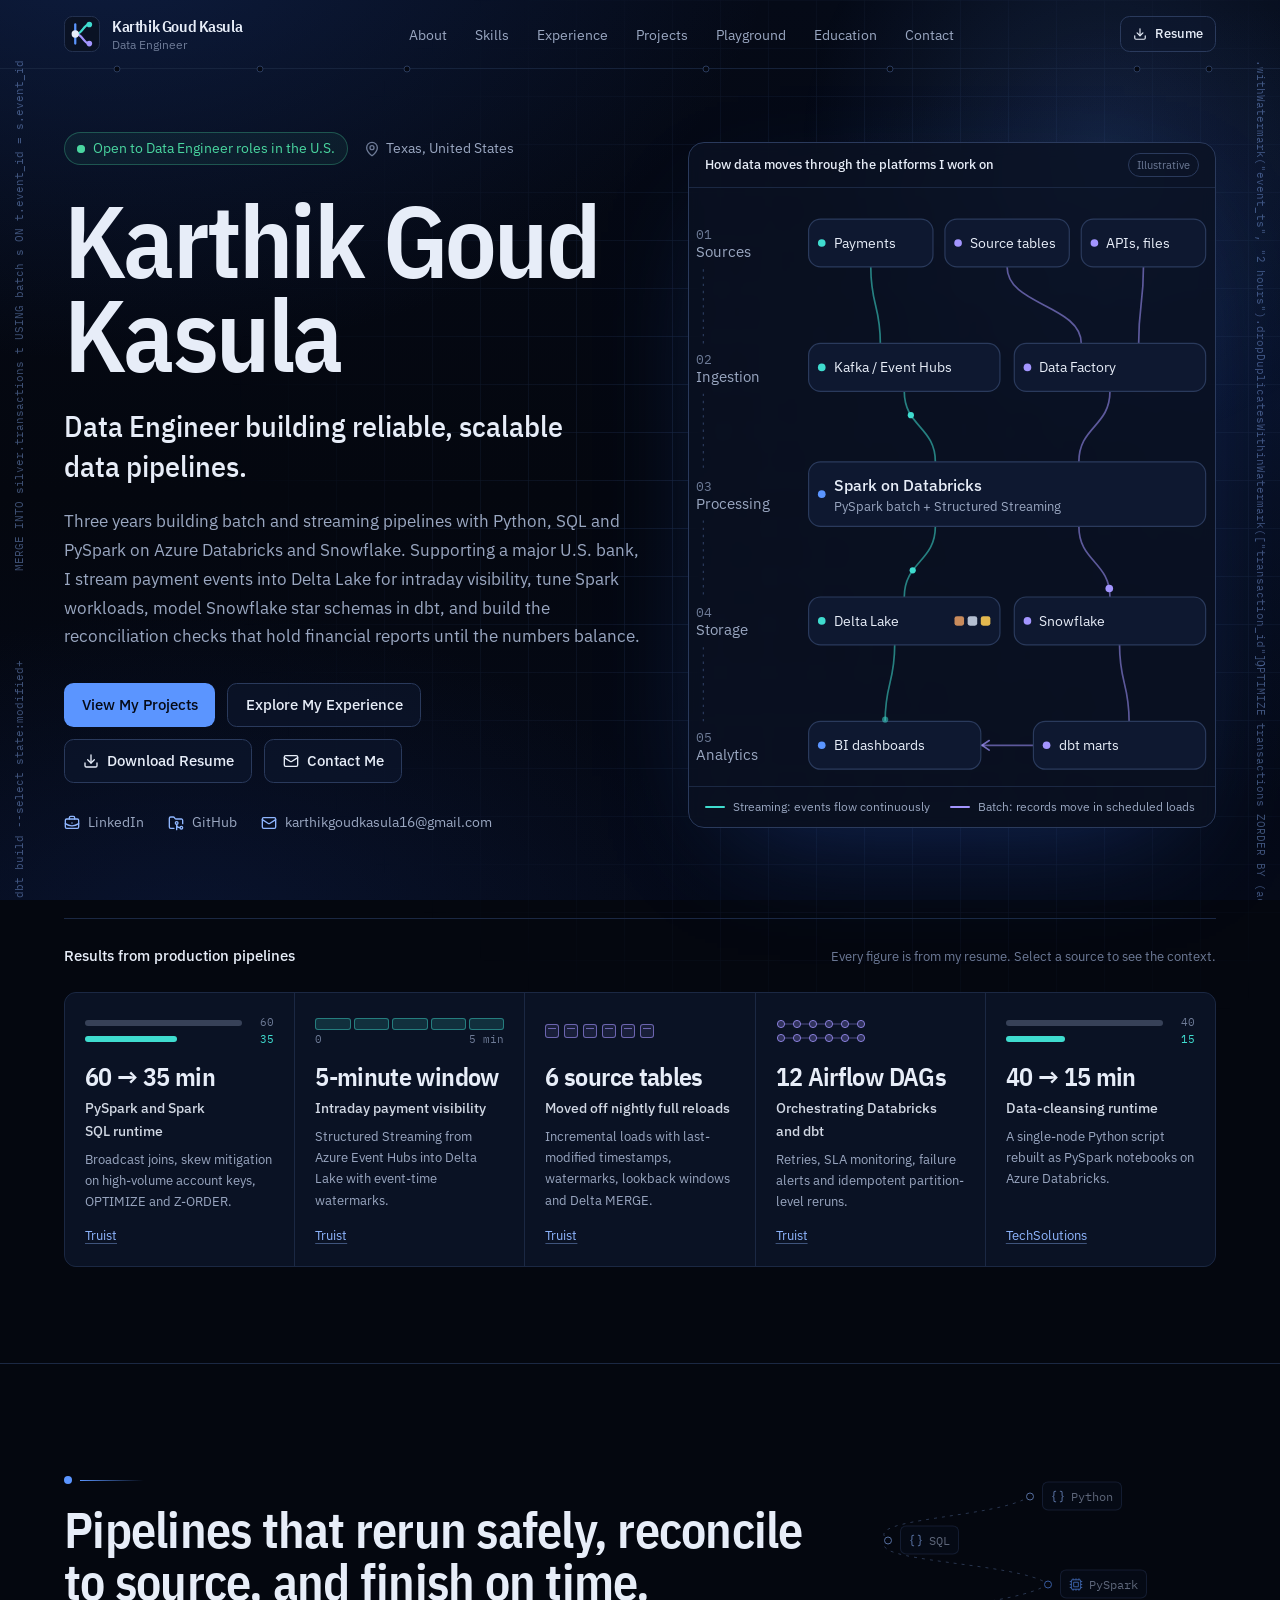
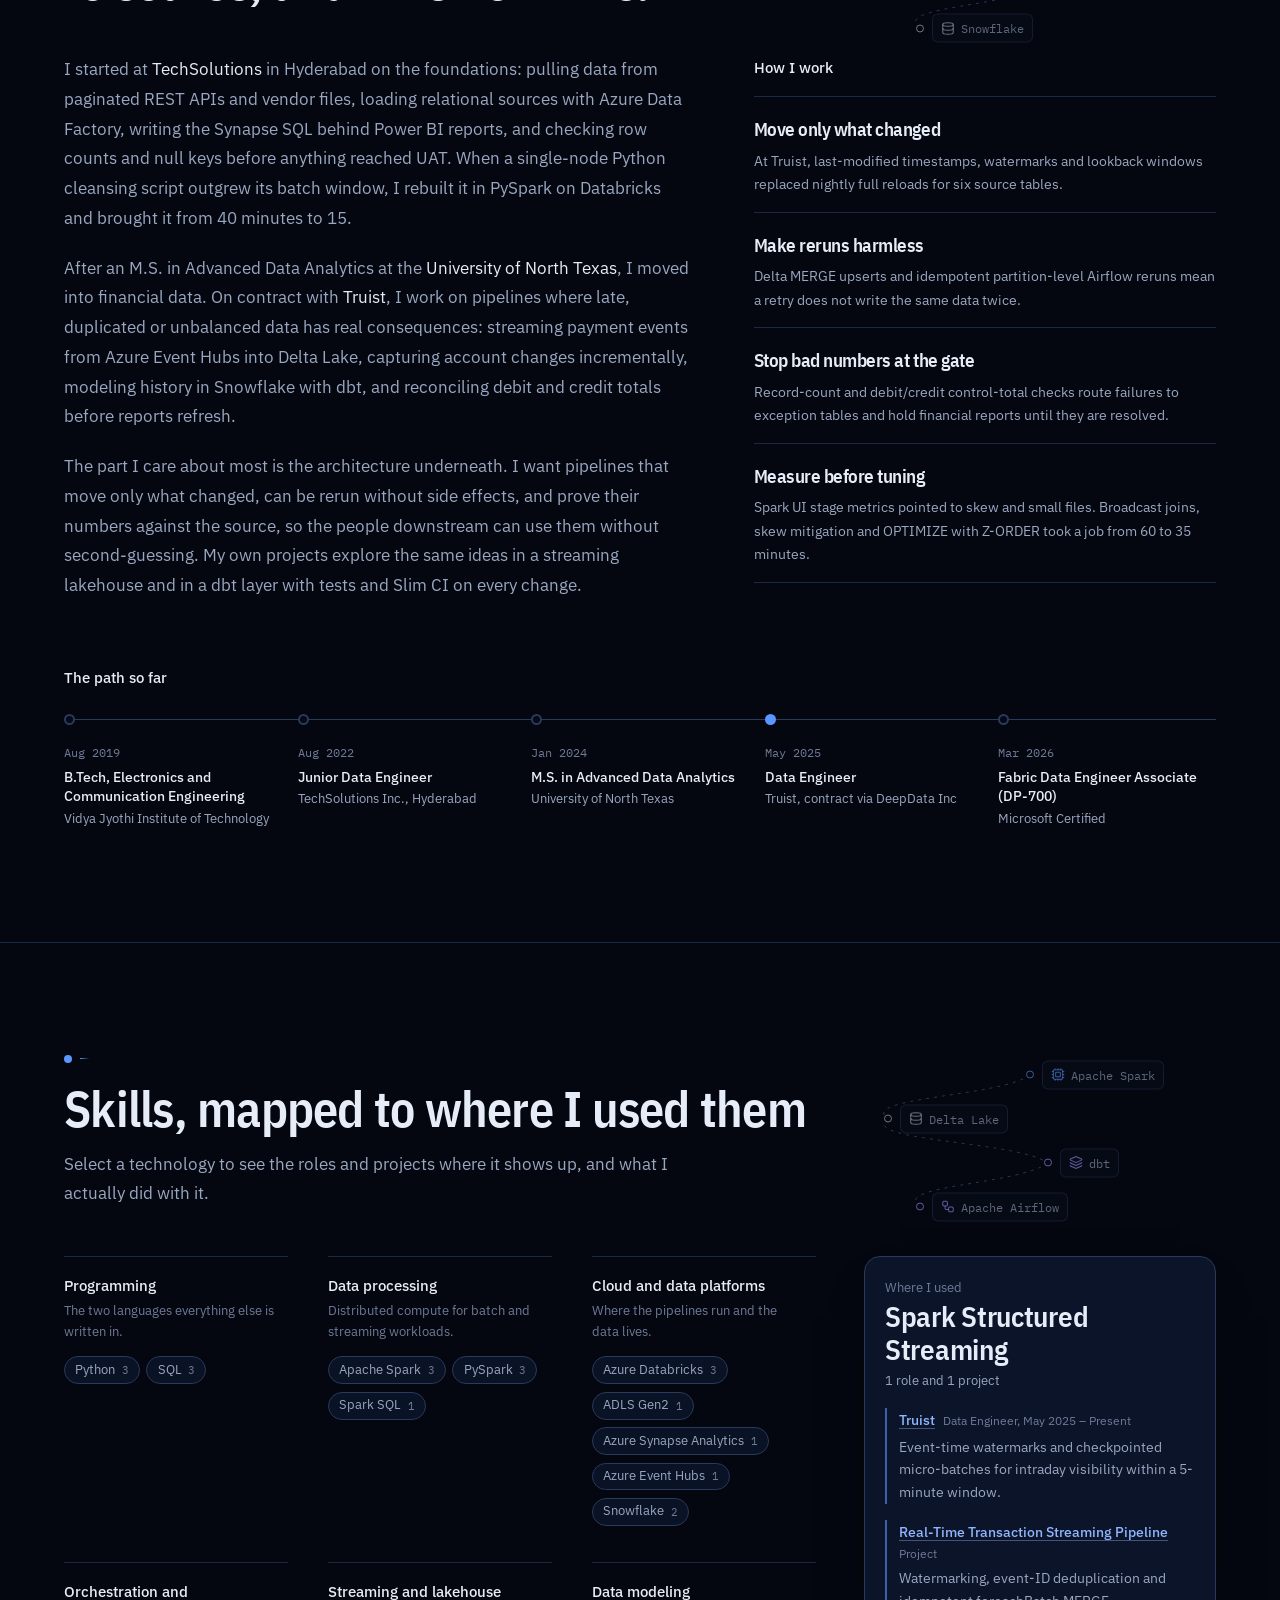
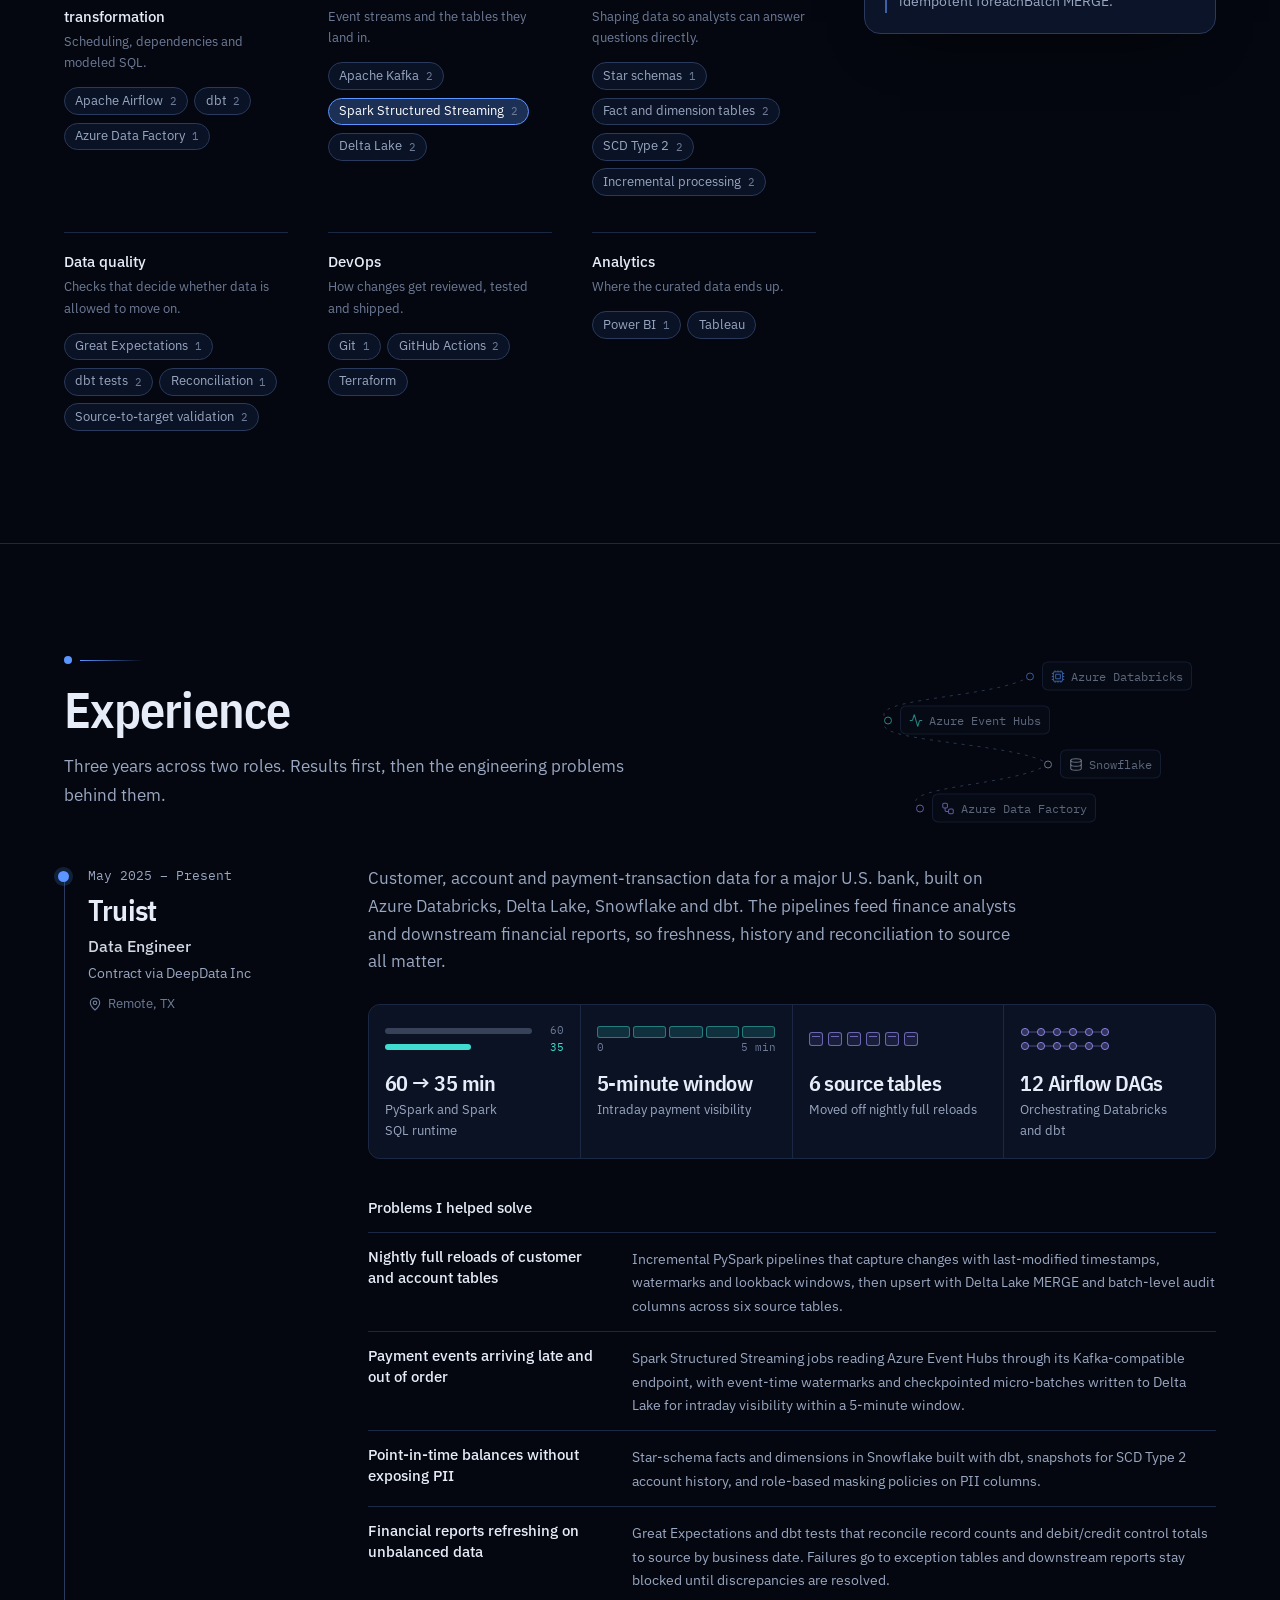
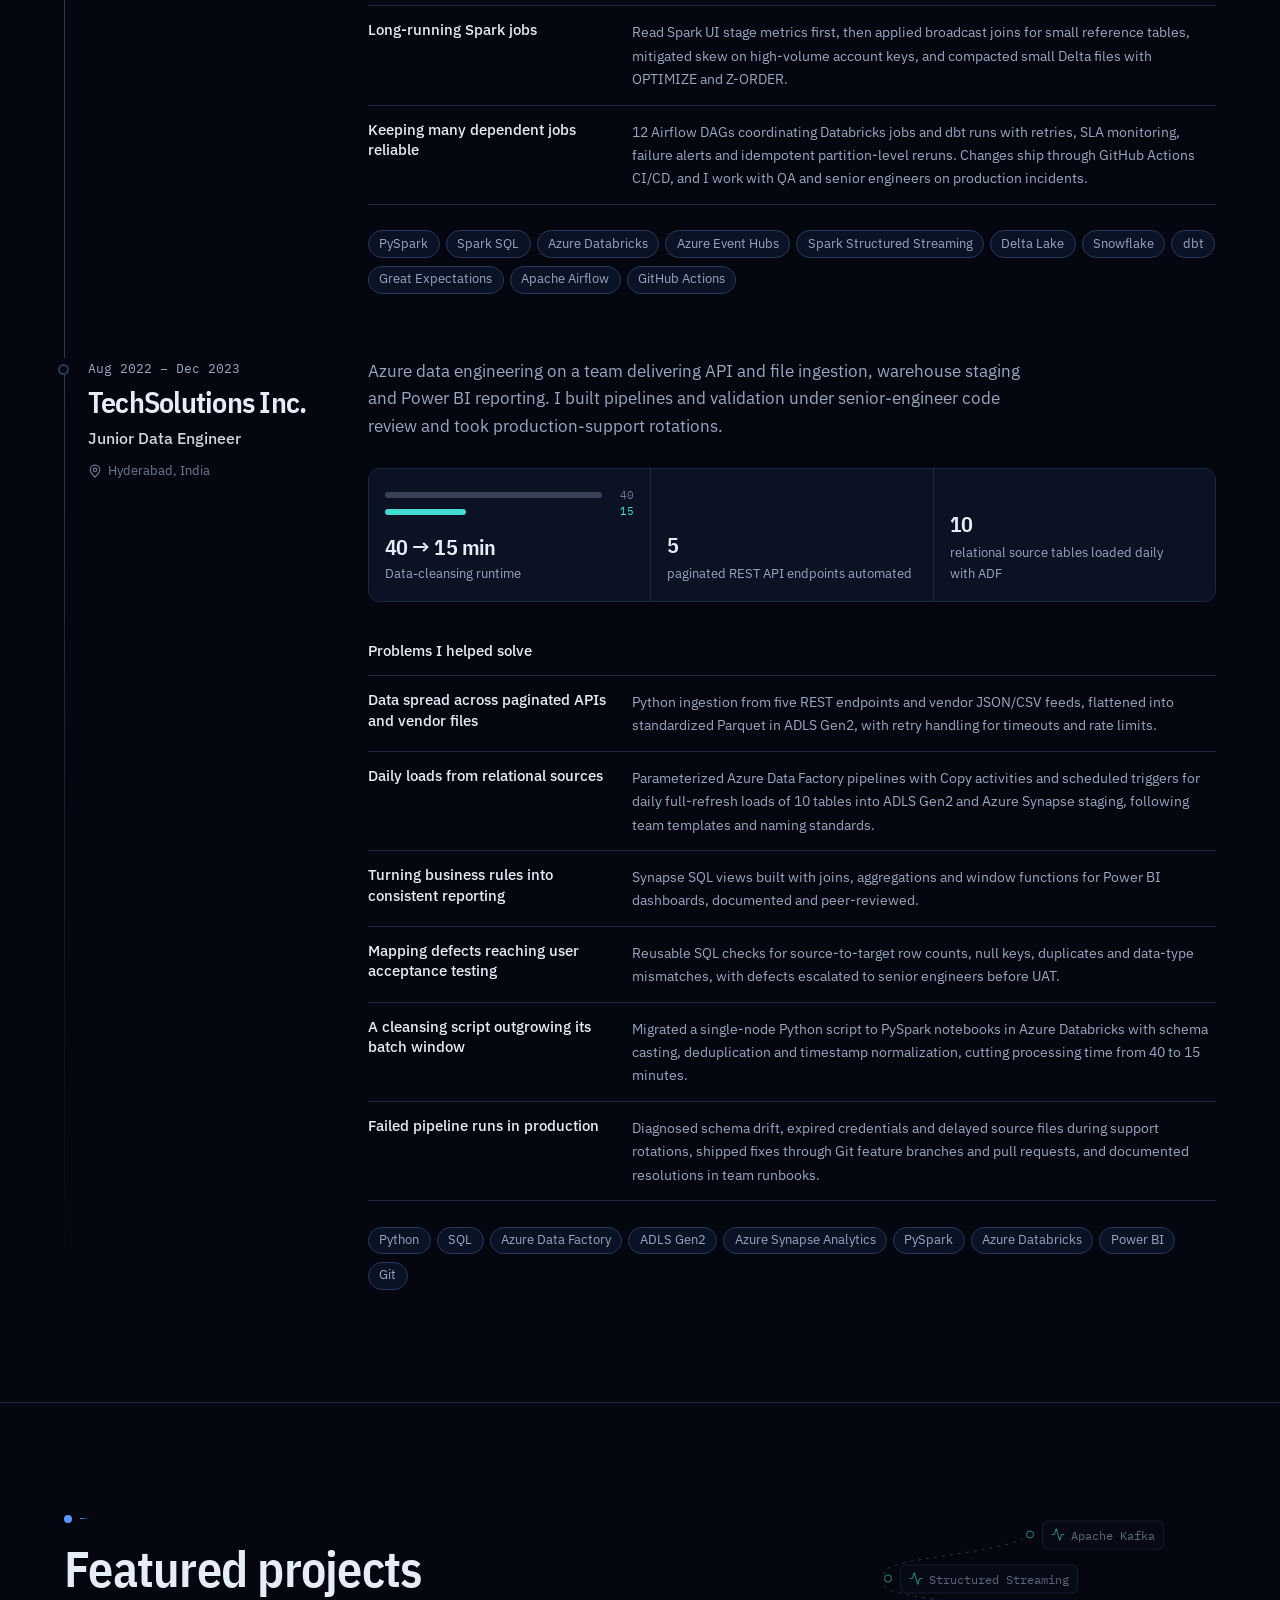
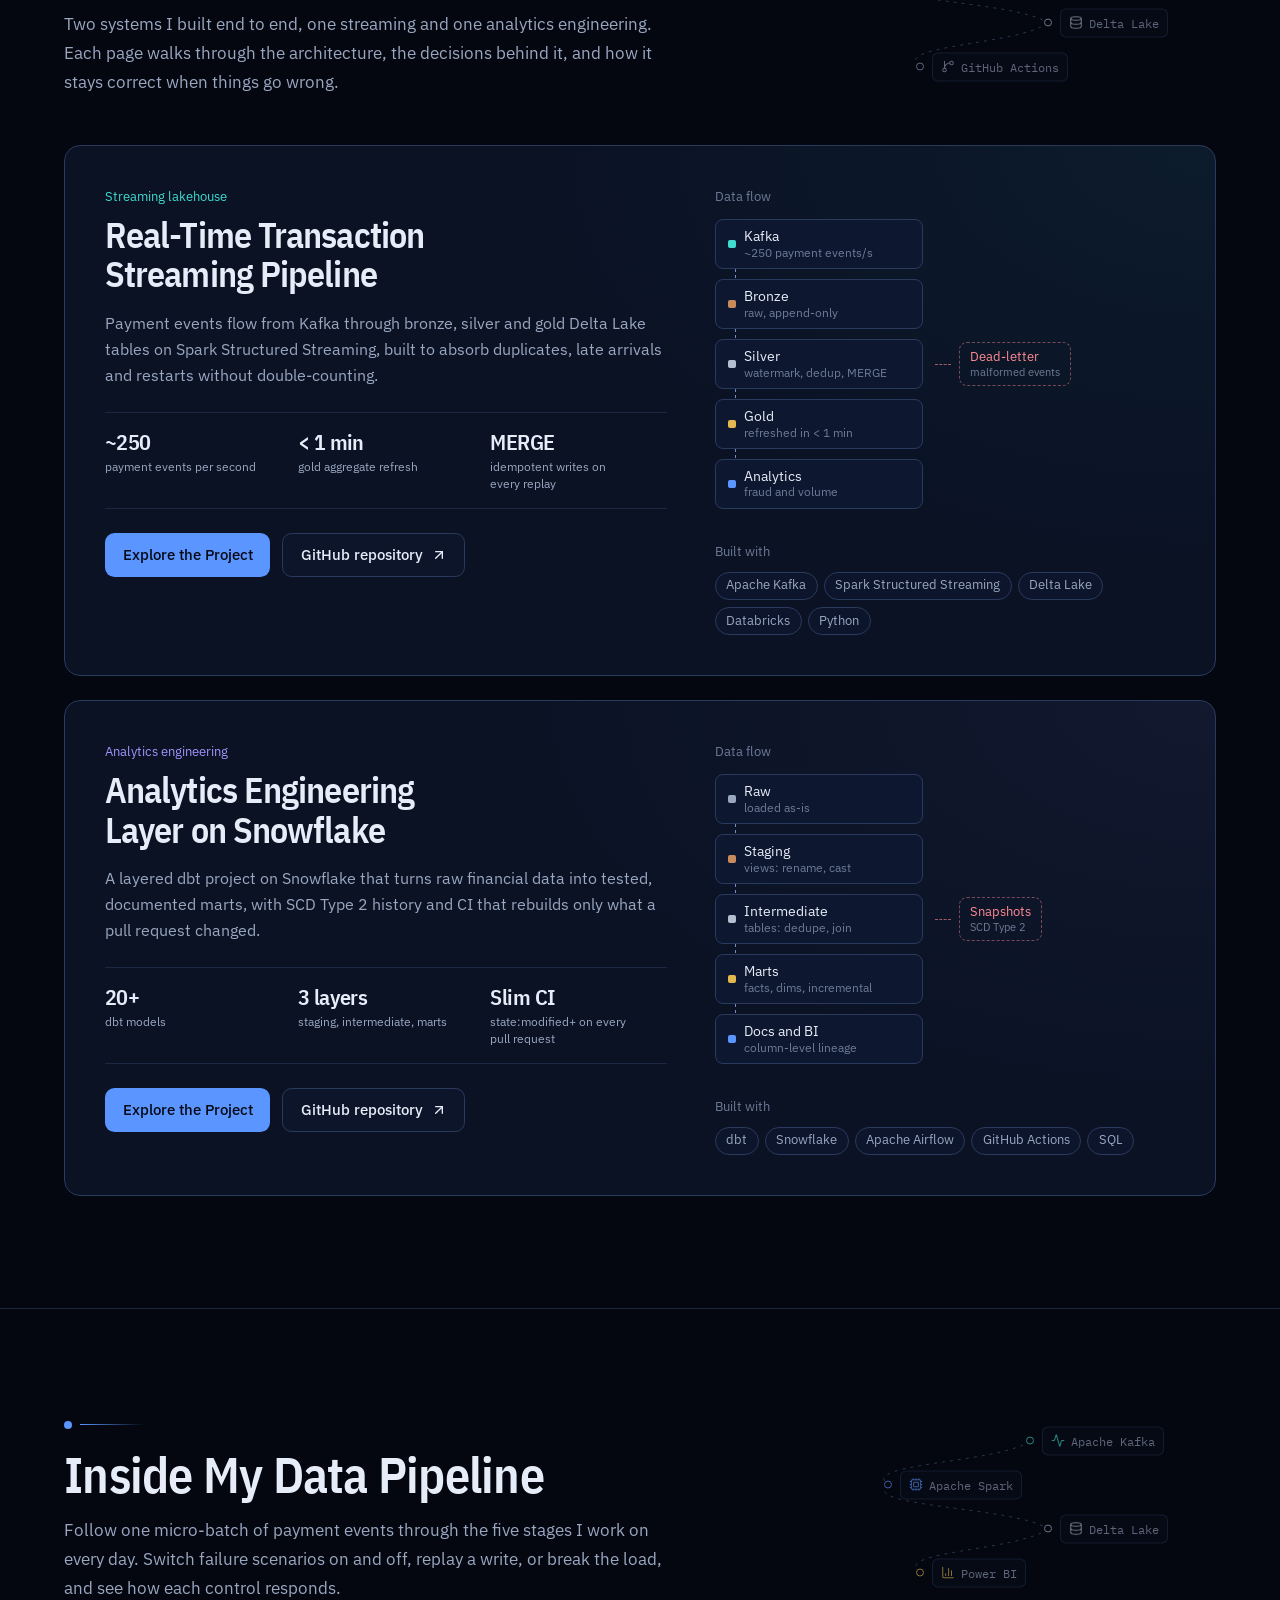
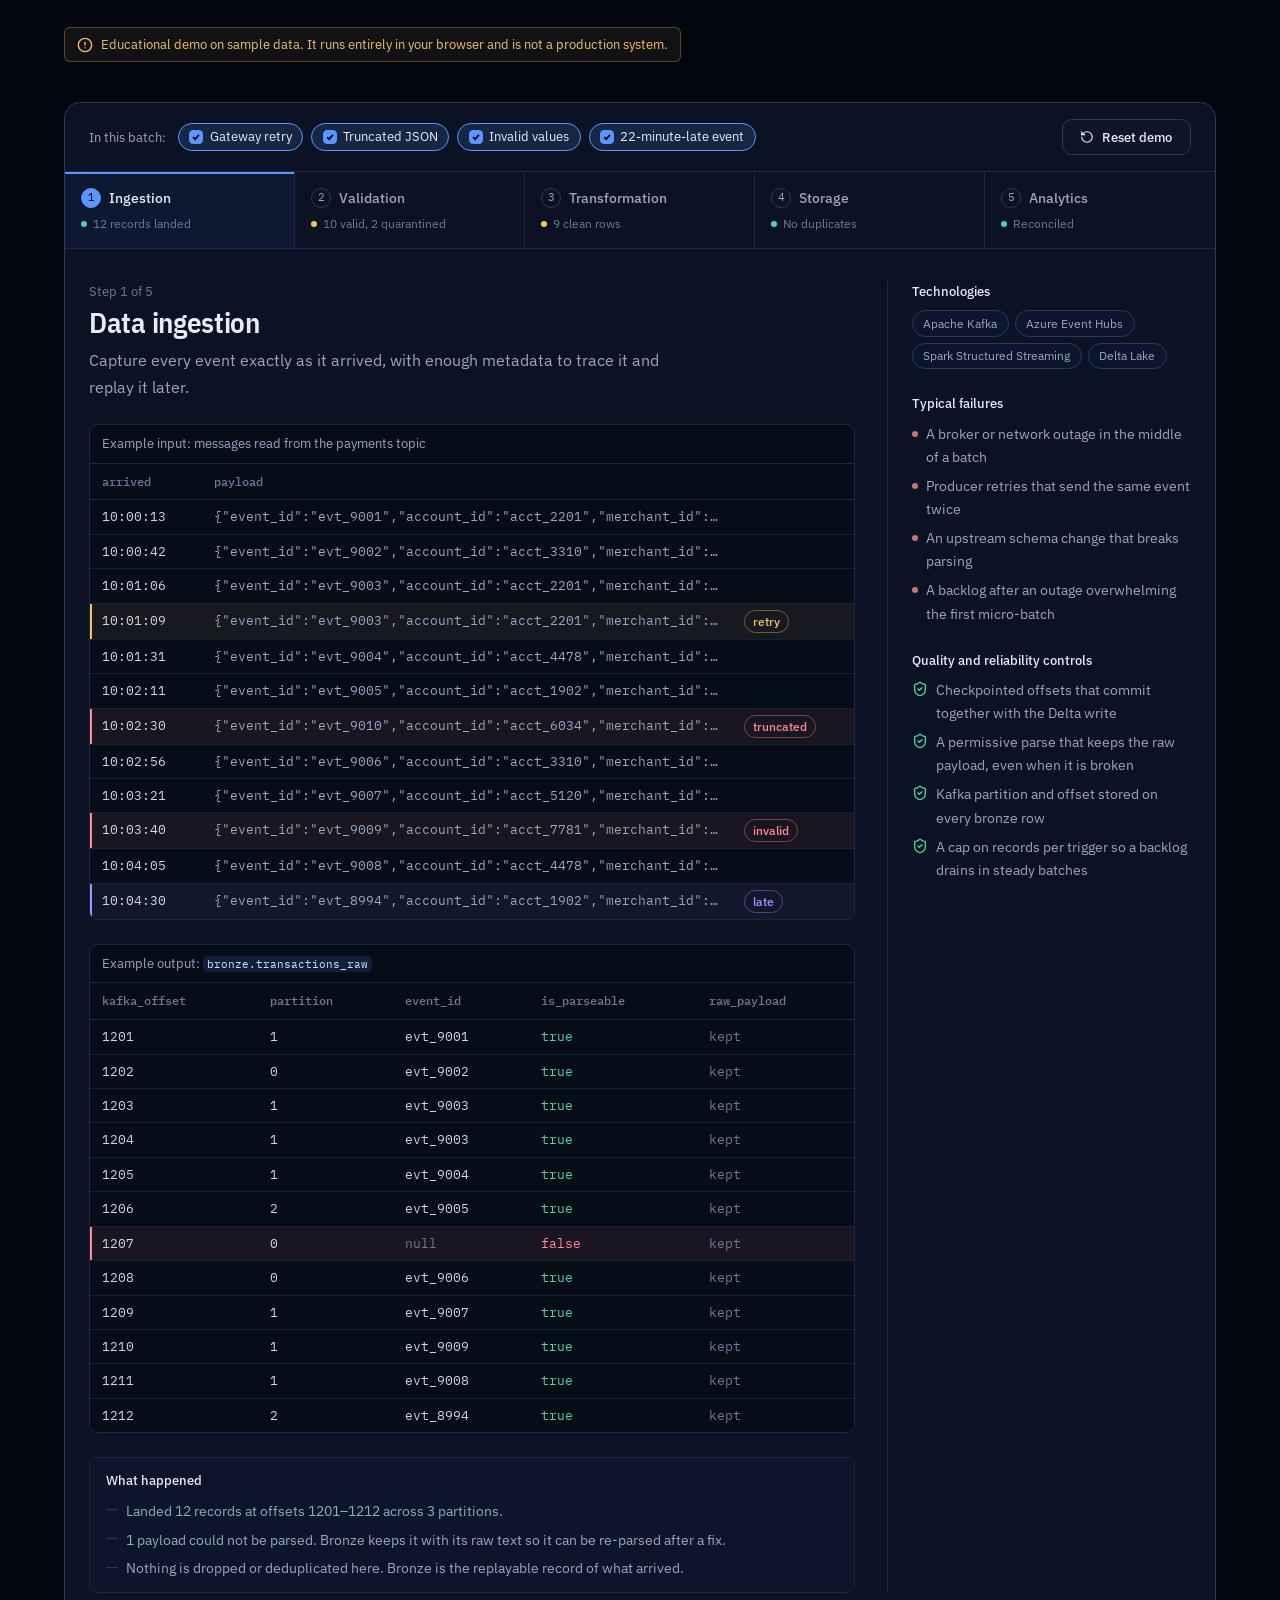
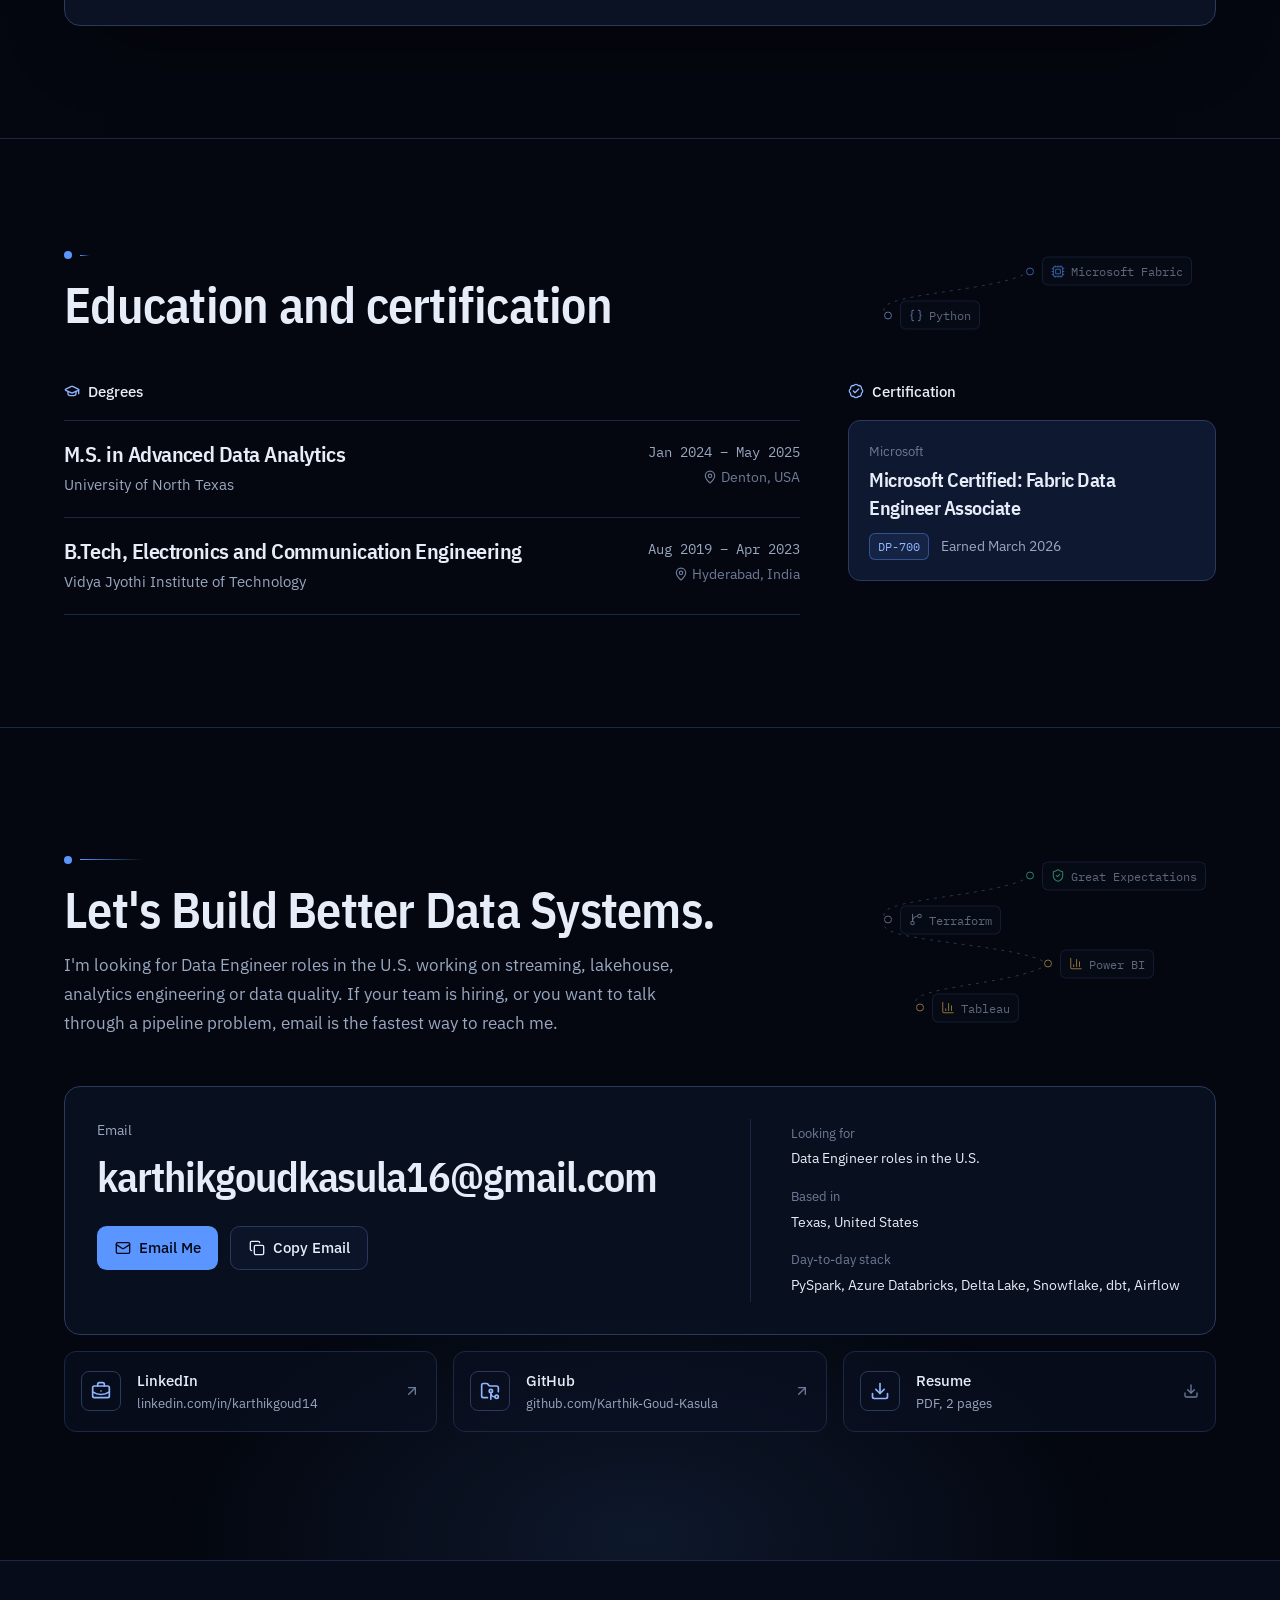
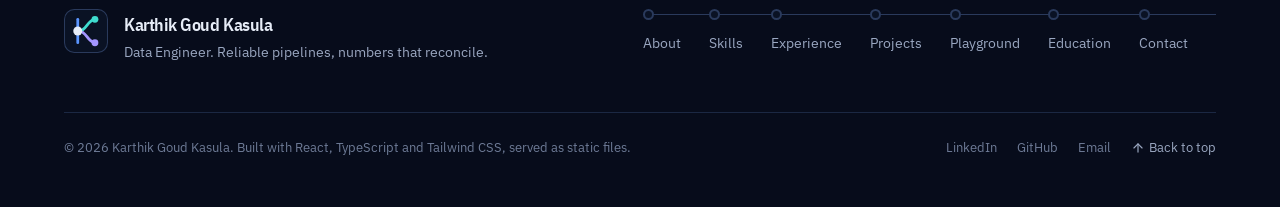
<file: index.html>
<!doctype html>
<html lang="en">
  <head>
    <meta charset="UTF-8" />
    <meta name="viewport" content="width=device-width, initial-scale=1.0, viewport-fit=cover" />
    <title>Karthik Goud Kasula — Data Engineer</title>
    <meta
      name="description"
      content="Data Engineer with 3 years of experience building batch and streaming pipelines on Azure Databricks, Snowflake, dbt and Airflow. Experience, projects and an interactive pipeline walkthrough."
    />
    <meta name="author" content="Karthik Goud Kasula" />
    <meta name="theme-color" content="#060b18" />
    <meta name="color-scheme" content="dark" />
    <link rel="canonical" href="https://karthik-goud-kasula.github.io/" />

    <meta property="og:type" content="website" />
    <meta property="og:site_name" content="Karthik Goud Kasula" />
    <meta property="og:title" content="Karthik Goud Kasula — Data Engineer" />
    <meta
      property="og:description"
      content="Batch and streaming pipelines on Azure Databricks, Delta Lake, Snowflake and dbt. Spark tuning, data quality and reconciliation for financial data."
    />
    <meta property="og:url" content="https://karthik-goud-kasula.github.io/" />
    <meta property="og:image" content="https://karthik-goud-kasula.github.io/og-image.png" />
    <meta property="og:image:width" content="1200" />
    <meta property="og:image:height" content="630" />
    <meta property="og:image:alt" content="Karthik Goud Kasula, Data Engineer: a pipeline from sources to analytics" />
    <meta name="twitter:card" content="summary_large_image" />
    <meta name="twitter:title" content="Karthik Goud Kasula — Data Engineer" />
    <meta
      name="twitter:description"
      content="Batch and streaming pipelines on Azure Databricks, Delta Lake, Snowflake and dbt."
    />
    <meta name="twitter:image" content="https://karthik-goud-kasula.github.io/og-image.png" />

    <link rel="icon" type="image/svg+xml" href="/favicon.svg" />
    <link rel="apple-touch-icon" href="/apple-touch-icon.png" />

    <link rel="preconnect" href="https://fonts.googleapis.com" />
    <link rel="preconnect" href="https://fonts.gstatic.com" crossorigin />
    <link
      rel="stylesheet"
      href="https://fonts.googleapis.com/css2?family=IBM+Plex+Mono:wght@400;500&family=IBM+Plex+Sans+Condensed:wght@500;600&family=IBM+Plex+Sans:ital,wght@0,400;0,500;0,600;1,400&display=swap"
    />

    <script type="application/ld+json">
      {
        "@context": "https://schema.org",
        "@type": "Person",
        "name": "Karthik Goud Kasula",
        "jobTitle": "Data Engineer",
        "url": "https://karthik-goud-kasula.github.io/",
        "email": "mailto:karthikgoudkasula16@gmail.com",
        "sameAs": ["https://linkedin.com/in/karthikgoud14", "https://github.com/Karthik-Goud-Kasula"],
        "alumniOf": [
          { "@type": "CollegeOrUniversity", "name": "University of North Texas" },
          { "@type": "CollegeOrUniversity", "name": "Vidya Jyothi Institute of Technology" }
        ],
        "knowsAbout": ["Data Engineering", "Apache Spark", "PySpark", "Azure Databricks", "Snowflake", "dbt", "Apache Airflow", "Apache Kafka", "Delta Lake"]
      }
    </script>
    <script type="module" crossorigin src="/index-axVWp7Cv.js"></script>
    <link rel="stylesheet" crossorigin href="/index-DD7xI1EC.css">
  </head>
  <body>
    <div id="root"></div>
    <noscript>
      <div style="max-width: 40rem; margin: 3rem auto; padding: 0 1rem; font-family: system-ui, sans-serif; color: #e7edf8">
        <h1>Karthik Goud Kasula</h1>
        <p>Data Engineer building reliable, scalable data pipelines.</p>
        <p>
          <a style="color: #8fb6ff" href="mailto:karthikgoudkasula16@gmail.com">karthikgoudkasula16@gmail.com</a> ·
          <a style="color: #8fb6ff" href="https://linkedin.com/in/karthikgoud14">LinkedIn</a> ·
          <a style="color: #8fb6ff" href="https://github.com/Karthik-Goud-Kasula">GitHub</a> ·
          <a style="color: #8fb6ff" href="/Karthik-Goud-Kasula-Data-Engineer-Resume.pdf">Resume (PDF)</a>
        </p>
      </div>
    </noscript>
  </body>
</html>
</file>
